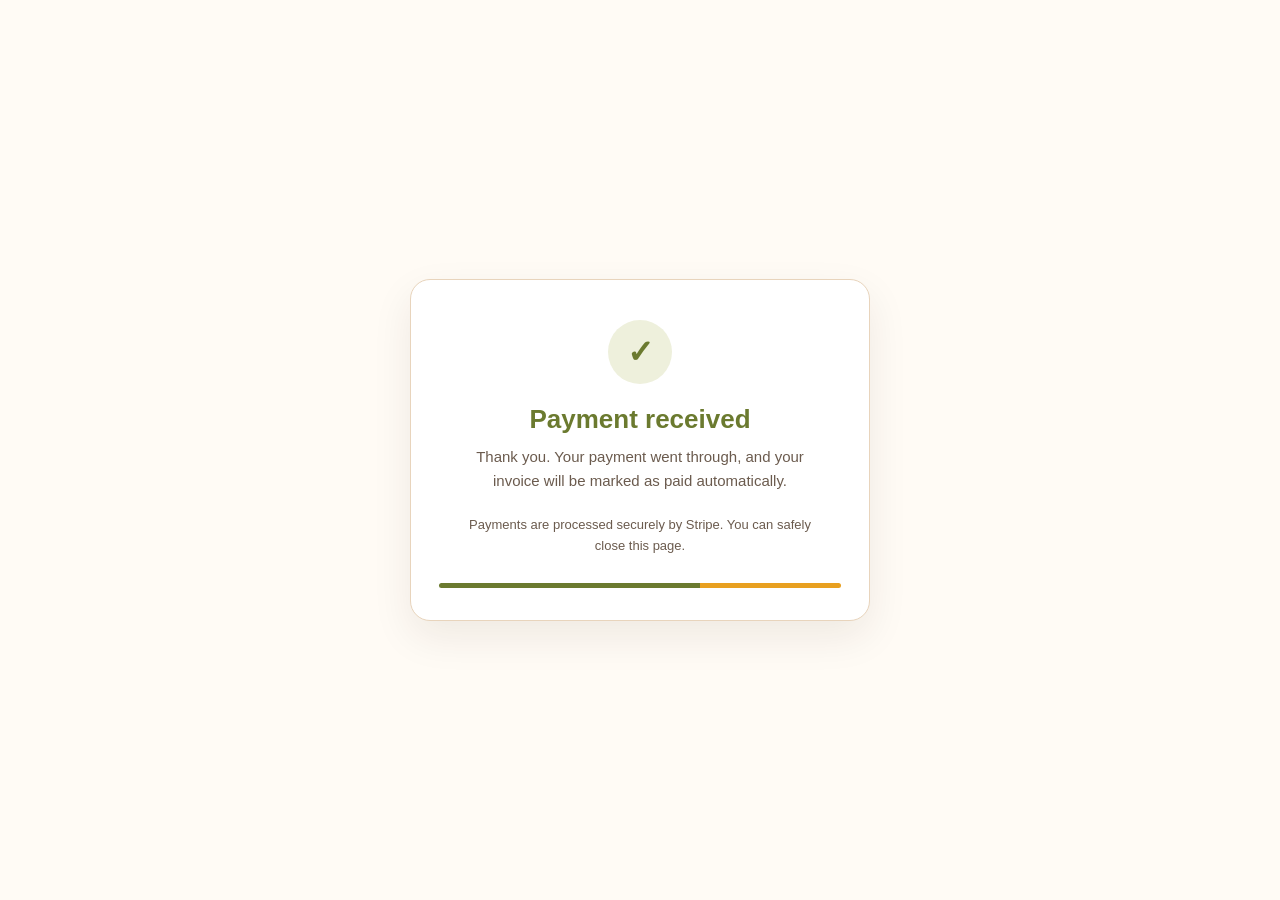
<file: payment-complete.html>
<!DOCTYPE html>
<html lang="en">
<head>
  <meta charset="UTF-8">
  <meta name="viewport" content="width=device-width, initial-scale=1.0">
  <meta name="robots" content="noindex">
  <title>Payment Received</title>
  <link rel="icon" href="favicon.svg" type="image/svg+xml">
  <style>
    :root { --green: #6B7A2F; --gold: #E8A020; --ink: #2D1B0E; --muted: #6B5B4E; --line: #E8D4BC; --bg: #FFFBF5; }
    * { box-sizing: border-box; }
    body {
      margin: 0; min-height: 100vh; display: flex; align-items: center; justify-content: center;
      background: var(--bg); color: var(--ink);
      font-family: -apple-system, BlinkMacSystemFont, "Segoe UI", Arial, sans-serif; padding: 24px 16px;
    }
    .card {
      width: 100%; max-width: 460px; background: #fff; border: 1px solid var(--line);
      border-radius: 20px; padding: 40px 28px 32px; text-align: center;
      box-shadow: 0 16px 40px rgba(45, 27, 14, 0.08);
    }
    .icon {
      width: 64px; height: 64px; margin: 0 auto 20px; border-radius: 50%;
      display: flex; align-items: center; justify-content: center; font-size: 32px; font-weight: 800;
    }
    .icon.ok { background: #EEF0DC; color: var(--green); }
    .icon.stop { background: #FFF4E0; color: #B87A10; }
    h1 { font-size: 26px; line-height: 1.2; margin: 0 0 10px; color: var(--green); }
    h1.stop { color: var(--ink); }
    .amount { font-size: 34px; font-weight: 800; color: var(--green); margin: 6px 0 14px; }
    p { font-size: 15px; line-height: 1.6; color: var(--muted); margin: 0 auto 14px; max-width: 360px; }
    .note { font-size: 13px; color: #6B5B4E; margin-top: 22px; }
    .bar { height: 5px; border-radius: 999px; background: linear-gradient(90deg, var(--green) 0 65%, var(--gold) 65%); margin-top: 26px; }
  </style>
</head>
<body>
  <main class="card" id="card">
    <div class="icon ok" id="icon">&#10003;</div>
    <h1 id="title">Payment received</h1>
    <div class="amount" id="amount" style="display:none;"></div>
    <p id="msg">Thank you. Your payment went through, and your invoice will be marked as paid automatically.</p>
    <p class="note">Payments are processed securely by Stripe. You can safely close this page.</p>
    <div class="bar"></div>
  </main>

  <script>
    (function () {
      var params = new URLSearchParams(window.location.search);
      var status = params.get('status');
      var amt = parseFloat(params.get('amount'));

      if (status === 'canceled') {
        document.title = 'Payment Not Completed';
        var icon = document.getElementById('icon');
        icon.className = 'icon stop';
        icon.textContent = '!';
        var title = document.getElementById('title');
        title.textContent = 'Payment not completed';
        title.className = 'stop';
        document.getElementById('msg').textContent =
          'No payment was taken and you have not been charged. When you are ready, open your invoice link again to pay.';
        return;
      }

      if (status === 'upgraded') {
        document.title = 'Welcome to BizHQ Pro';
        document.getElementById('title').textContent = 'You’re on BizHQ Pro';
        document.getElementById('msg').textContent =
          'Thank you. Your upgrade went through. Close BizHQ completely and open it again to see Pro unlocked.';
        return;
      }

      if (!isNaN(amt) && amt > 0) {
        var el = document.getElementById('amount');
        el.textContent = '$' + amt.toLocaleString('en-US', { minimumFractionDigits: 2, maximumFractionDigits: 2 });
        el.style.display = 'block';
      }
    })();
  </script>
</body>
</html>
</file>
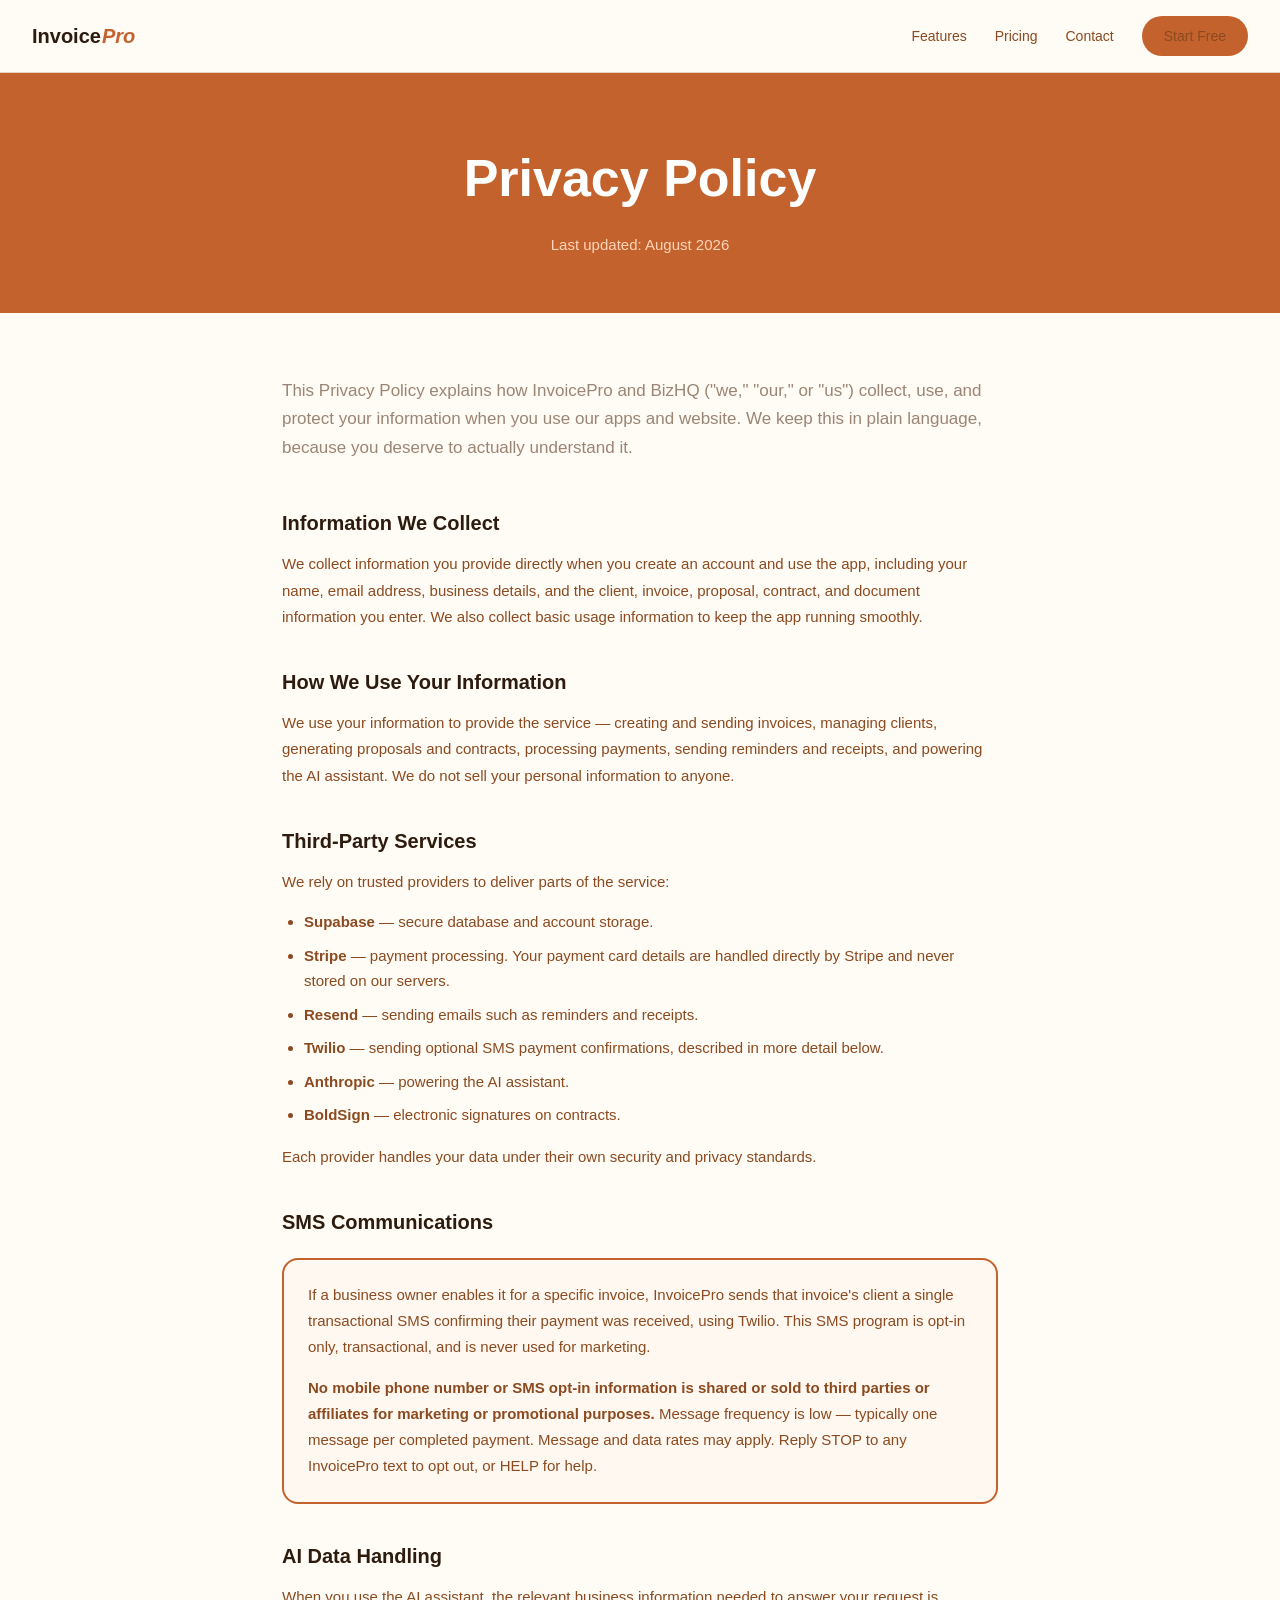
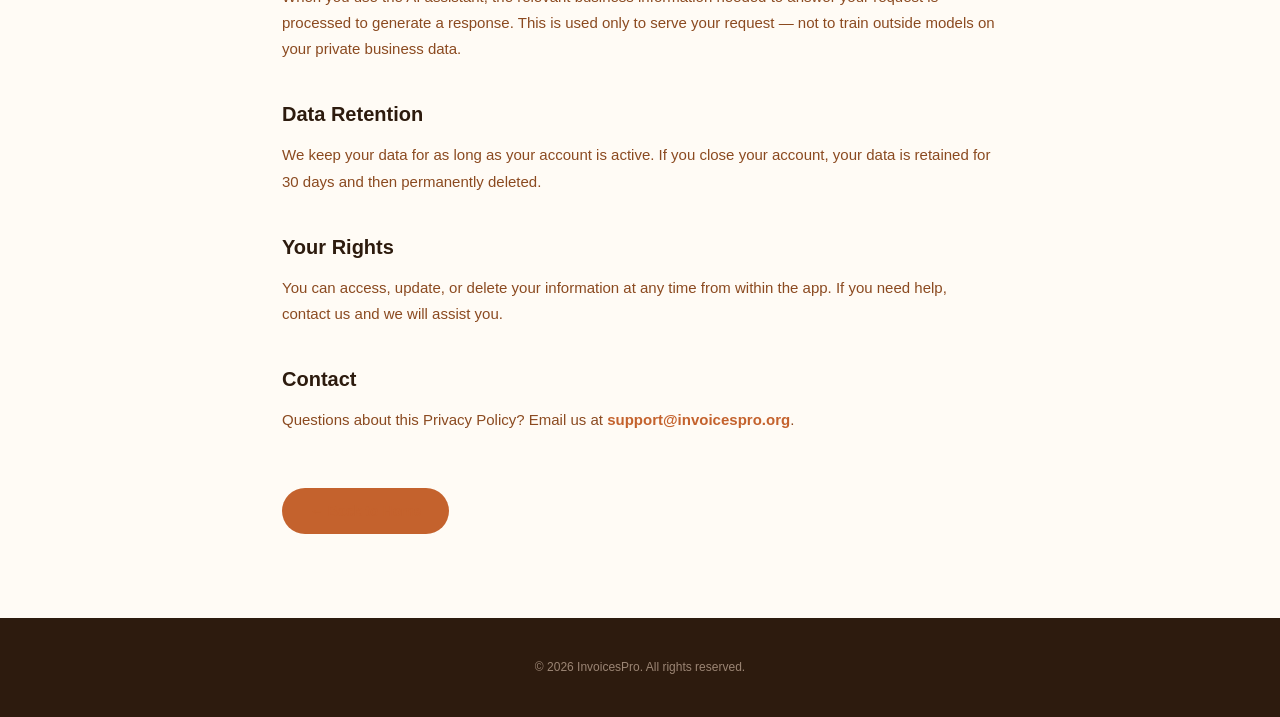
<file: privacy.html>
<!DOCTYPE html>
<html lang="en"><head>
  <meta charset="UTF-8">
  <meta name="viewport" content="width=device-width, initial-scale=1.0">
  <title>Privacy Policy — InvoicePro &amp; BizHQ</title>
  <style>
    *, *::before, *::after { margin: 0; padding: 0; box-sizing: border-box; }
    :root {
      --clay: #C4622D; --clay-pale: #FFD4B8; --clay-light: #E8A87C;
      --cream: #FFFBF5; --card: #FFF8F0; --card-alt: #FFF0E0;
      --border: #E8D4BC; --border-light: #F0DCC8;
      --text-dark: #2D1B0E; --text-mid: #8B4A20; --text-mute: #9B8574;
      --white: #FFFFFF;
    }
    html { scroll-behavior: smooth; }
    body { font-family: -apple-system, BlinkMacSystemFont, 'Segoe UI', sans-serif; background: var(--cream); color: var(--text-dark); line-height: 1.6; }
    nav { position: sticky; top: 0; z-index: 100; background: var(--cream); border-bottom: 1px solid var(--border); padding: 16px 32px; display: flex; justify-content: space-between; align-items: center; }
    .logo { display: flex; align-items: baseline; gap: 1px; text-decoration: none; }
    .logo-invoice { font-size: 20px; font-weight: 800; color: var(--text-dark); }
    .logo-pro { font-size: 20px; font-weight: 800; color: var(--clay); font-style: italic; }
    .nav-links { display: flex; gap: 28px; align-items: center; }
    .nav-links a { text-decoration: none; font-size: 14px; color: var(--text-mid); font-weight: 500; transition: color 0.2s; }
    .nav-links a:hover { color: var(--clay); }
    .nav-cta { background: var(--clay); color: var(--white); padding: 9px 22px; border-radius: 22px; text-decoration: none; font-size: 14px; font-weight: 700; }
    .page-hero { background: var(--clay); padding: 64px 32px 56px; text-align: center; }
    .page-hero h1 { font-size: clamp(32px, 5vw, 52px); font-weight: 800; color: var(--white); margin-bottom: 12px; }
    .page-hero p { font-size: 15px; color: var(--clay-pale); }
    .doc { max-width: 780px; margin: 0 auto; padding: 64px 32px 84px; }
    .doc .intro { font-size: 17px; color: var(--text-mute); margin-bottom: 44px; line-height: 1.7; }
    .doc h2 { font-size: 20px; font-weight: 800; color: var(--text-dark); margin: 36px 0 12px; }
    .doc p { font-size: 15px; color: var(--text-mid); margin-bottom: 14px; line-height: 1.75; }
    .doc ul { margin: 0 0 16px 22px; }
    .doc ul li { font-size: 15px; color: var(--text-mid); margin-bottom: 8px; line-height: 1.7; }
    .doc a { color: var(--clay); text-decoration: none; font-weight: 600; }
    .doc a:hover { text-decoration: underline; }
    .sms-box { background: var(--card); border: 2px solid var(--clay); border-radius: 16px; padding: 22px 24px; margin: 20px 0; }
    .sms-box p:last-child { margin-bottom: 0; }
    .back { display: inline-block; margin-top: 40px; background: var(--clay); color: var(--white); padding: 12px 28px; border-radius: 24px; text-decoration: none; font-size: 14px; font-weight: 700; }
    footer { background: var(--text-dark); padding: 40px 32px; text-align: center; }
    footer p { font-size: 12px; color: var(--text-mute); }
    @media (max-width: 700px) {
      nav { padding: 12px 16px; } .nav-links { gap: 16px; }
      .nav-links a:not(.nav-cta) { display: none; }
      .doc { padding: 48px 20px 64px; }
    }
  </style>
</head>
<body>
<nav>
  <a href="index.html" class="logo"><span class="logo-invoice">Invoice</span><span class="logo-pro">Pro</span></a>
  <div class="nav-links">
    <a href="index.html#features">Features</a><a href="index.html#pricing">Pricing</a>
    <a href="index.html#contact">Contact</a>
    <a href="index.html#pricing" class="nav-cta">Start Free</a>
  </div>
</nav>

<div class="page-hero">
  <h1>Privacy Policy</h1>
  <p>Last updated: August 2026</p>
</div>

<div class="doc">
  <p class="intro">This Privacy Policy explains how InvoicePro and BizHQ ("we," "our," or "us") collect, use, and protect your information when you use our apps and website. We keep this in plain language, because you deserve to actually understand it.</p>

  <h2>Information We Collect</h2>
  <p>We collect information you provide directly when you create an account and use the app, including your name, email address, business details, and the client, invoice, proposal, contract, and document information you enter. We also collect basic usage information to keep the app running smoothly.</p>

  <h2>How We Use Your Information</h2>
  <p>We use your information to provide the service — creating and sending invoices, managing clients, generating proposals and contracts, processing payments, sending reminders and receipts, and powering the AI assistant. We do not sell your personal information to anyone.</p>

  <h2>Third-Party Services</h2>
  <p>We rely on trusted providers to deliver parts of the service:</p>
  <ul>
    <li><strong>Supabase</strong> — secure database and account storage.</li>
    <li><strong>Stripe</strong> — payment processing. Your payment card details are handled directly by Stripe and never stored on our servers.</li>
    <li><strong>Resend</strong> — sending emails such as reminders and receipts.</li>
    <li><strong>Twilio</strong> — sending optional SMS payment confirmations, described in more detail below.</li>
    <li><strong>Anthropic</strong> — powering the AI assistant.</li>
    <li><strong>BoldSign</strong> — electronic signatures on contracts.</li>
  </ul>
  <p>Each provider handles your data under their own security and privacy standards.</p>

  <h2>SMS Communications</h2>
  <div class="sms-box">
    <p>If a business owner enables it for a specific invoice, InvoicePro sends that invoice's client a single transactional SMS confirming their payment was received, using Twilio. This SMS program is opt-in only, transactional, and is never used for marketing.</p>
    <p><strong>No mobile phone number or SMS opt-in information is shared or sold to third parties or affiliates for marketing or promotional purposes.</strong> Message frequency is low — typically one message per completed payment. Message and data rates may apply. Reply STOP to any InvoicePro text to opt out, or HELP for help.</p>
  </div>

  <h2>AI Data Handling</h2>
  <p>When you use the AI assistant, the relevant business information needed to answer your request is processed to generate a response. This is used only to serve your request — not to train outside models on your private business data.</p>

  <h2>Data Retention</h2>
  <p>We keep your data for as long as your account is active. If you close your account, your data is retained for 30 days and then permanently deleted.</p>

  <h2>Your Rights</h2>
  <p>You can access, update, or delete your information at any time from within the app. If you need help, contact us and we will assist you.</p>

  <h2>Contact</h2>
  <p>Questions about this Privacy Policy? Email us at <a href="mailto:support@invoicespro.org">support@invoicespro.org</a>.</p>

  <a href="index.html" class="back">← Back to Home</a>
</div>

<footer><p>© 2026 InvoicesPro. All rights reserved.</p></footer>


</body></html>
</file>
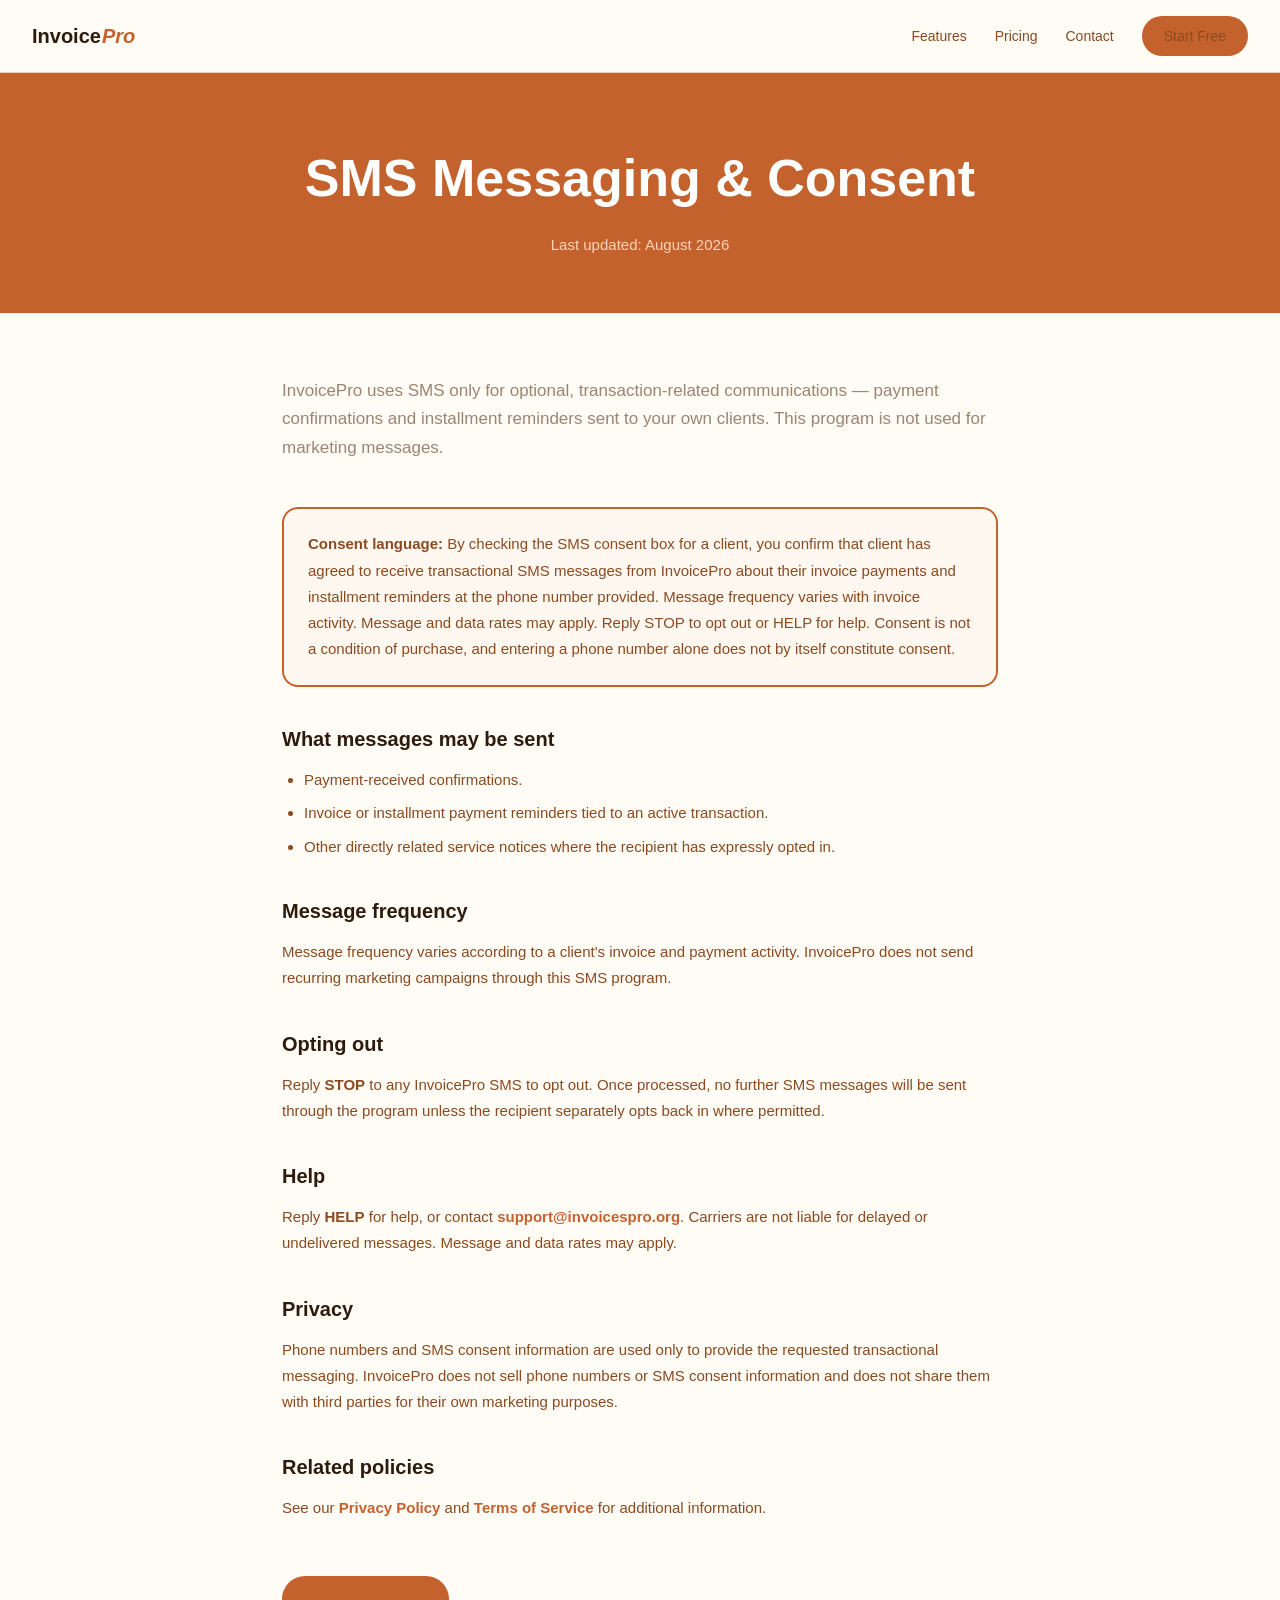
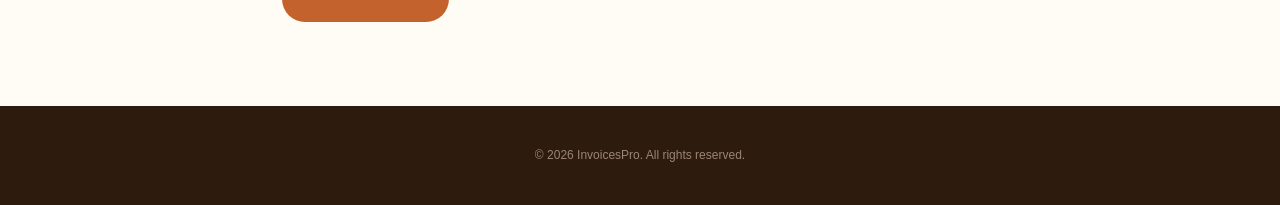
<file: sms-consent.html>
<!DOCTYPE html>
<html lang="en"><head>
  <meta charset="UTF-8">
  <meta name="viewport" content="width=device-width, initial-scale=1.0">
  <title>SMS Messaging & Consent — InvoicePro &amp; BizHQ</title>
  <style>
    *, *::before, *::after { margin: 0; padding: 0; box-sizing: border-box; }
    :root {
      --clay: #C4622D; --clay-pale: #FFD4B8; --clay-light: #E8A87C;
      --cream: #FFFBF5; --card: #FFF8F0; --card-alt: #FFF0E0;
      --border: #E8D4BC; --border-light: #F0DCC8;
      --text-dark: #2D1B0E; --text-mid: #8B4A20; --text-mute: #9B8574;
      --white: #FFFFFF;
    }
    html { scroll-behavior: smooth; }
    body { font-family: -apple-system, BlinkMacSystemFont, 'Segoe UI', sans-serif; background: var(--cream); color: var(--text-dark); line-height: 1.6; }
    nav { position: sticky; top: 0; z-index: 100; background: var(--cream); border-bottom: 1px solid var(--border); padding: 16px 32px; display: flex; justify-content: space-between; align-items: center; }
    .logo { display: flex; align-items: baseline; gap: 1px; text-decoration: none; }
    .logo-invoice { font-size: 20px; font-weight: 800; color: var(--text-dark); }
    .logo-pro { font-size: 20px; font-weight: 800; color: var(--clay); font-style: italic; }
    .nav-links { display: flex; gap: 28px; align-items: center; }
    .nav-links a { text-decoration: none; font-size: 14px; color: var(--text-mid); font-weight: 500; transition: color 0.2s; }
    .nav-links a:hover { color: var(--clay); }
    .nav-cta { background: var(--clay); color: var(--white); padding: 9px 22px; border-radius: 22px; text-decoration: none; font-size: 14px; font-weight: 700; }
    .page-hero { background: var(--clay); padding: 64px 32px 56px; text-align: center; }
    .page-hero h1 { font-size: clamp(32px, 5vw, 52px); font-weight: 800; color: var(--white); margin-bottom: 12px; }
    .page-hero p { font-size: 15px; color: var(--clay-pale); }
    .doc { max-width: 780px; margin: 0 auto; padding: 64px 32px 84px; }
    .doc .intro { font-size: 17px; color: var(--text-mute); margin-bottom: 44px; line-height: 1.7; }
    .doc h2 { font-size: 20px; font-weight: 800; color: var(--text-dark); margin: 36px 0 12px; }
    .doc p { font-size: 15px; color: var(--text-mid); margin-bottom: 14px; line-height: 1.75; }
    .doc ul { margin: 0 0 16px 22px; }
    .doc ul li { font-size: 15px; color: var(--text-mid); margin-bottom: 8px; line-height: 1.7; }
    .doc a { color: var(--clay); text-decoration: none; font-weight: 600; }
    .doc a:hover { text-decoration: underline; }
    .consent-box { background: var(--card); border: 2px solid var(--clay); border-radius: 16px; padding: 22px 24px; margin: 24px 0; }
    .consent-box p { margin-bottom: 0; }
    .back { display: inline-block; margin-top: 40px; background: var(--clay); color: var(--white); padding: 12px 28px; border-radius: 24px; text-decoration: none; font-size: 14px; font-weight: 700; }
    footer { background: var(--text-dark); padding: 40px 32px; text-align: center; }
    footer p { font-size: 12px; color: var(--text-mute); }
    @media (max-width: 700px) {
      nav { padding: 12px 16px; } .nav-links { gap: 16px; }
      .nav-links a:not(.nav-cta) { display: none; }
      .doc { padding: 48px 20px 64px; }
    }
  </style>
</head>
<body>
<nav>
  <a href="index.html" class="logo"><span class="logo-invoice">Invoice</span><span class="logo-pro">Pro</span></a>
  <div class="nav-links">
    <a href="index.html#features">Features</a><a href="index.html#pricing">Pricing</a>
    <a href="index.html#contact">Contact</a>
    <a href="index.html#pricing" class="nav-cta">Start Free</a>
  </div>
</nav>

<div class="page-hero">
  <h1>SMS Messaging &amp; Consent</h1>
  <p>Last updated: August 2026</p>
</div>

<div class="doc">
  <p class="intro">InvoicePro uses SMS only for optional, transaction-related communications — payment confirmations and installment reminders sent to your own clients. This program is not used for marketing messages.</p>

  <div class="consent-box">
    <p><strong>Consent language:</strong> By checking the SMS consent box for a client, you confirm that client has agreed to receive transactional SMS messages from InvoicePro about their invoice payments and installment reminders at the phone number provided. Message frequency varies with invoice activity. Message and data rates may apply. Reply STOP to opt out or HELP for help. Consent is not a condition of purchase, and entering a phone number alone does not by itself constitute consent.</p>
  </div>

  <h2>What messages may be sent</h2>
  <ul>
    <li>Payment-received confirmations.</li>
    <li>Invoice or installment payment reminders tied to an active transaction.</li>
    <li>Other directly related service notices where the recipient has expressly opted in.</li>
  </ul>

  <h2>Message frequency</h2>
  <p>Message frequency varies according to a client's invoice and payment activity. InvoicePro does not send recurring marketing campaigns through this SMS program.</p>

  <h2>Opting out</h2>
  <p>Reply <strong>STOP</strong> to any InvoicePro SMS to opt out. Once processed, no further SMS messages will be sent through the program unless the recipient separately opts back in where permitted.</p>

  <h2>Help</h2>
  <p>Reply <strong>HELP</strong> for help, or contact <a href="mailto:support@invoicespro.org">support@invoicespro.org</a>. Carriers are not liable for delayed or undelivered messages. Message and data rates may apply.</p>

  <h2>Privacy</h2>
  <p>Phone numbers and SMS consent information are used only to provide the requested transactional messaging. InvoicePro does not sell phone numbers or SMS consent information and does not share them with third parties for their own marketing purposes.</p>

  <h2>Related policies</h2>
  <p>See our <a href="privacy">Privacy Policy</a> and <a href="terms">Terms of Service</a> for additional information.</p>

  <a href="index.html" class="back">← Back to Home</a>
</div>

<footer><p>© 2026 InvoicesPro. All rights reserved.</p></footer>


</body></html>
</file>
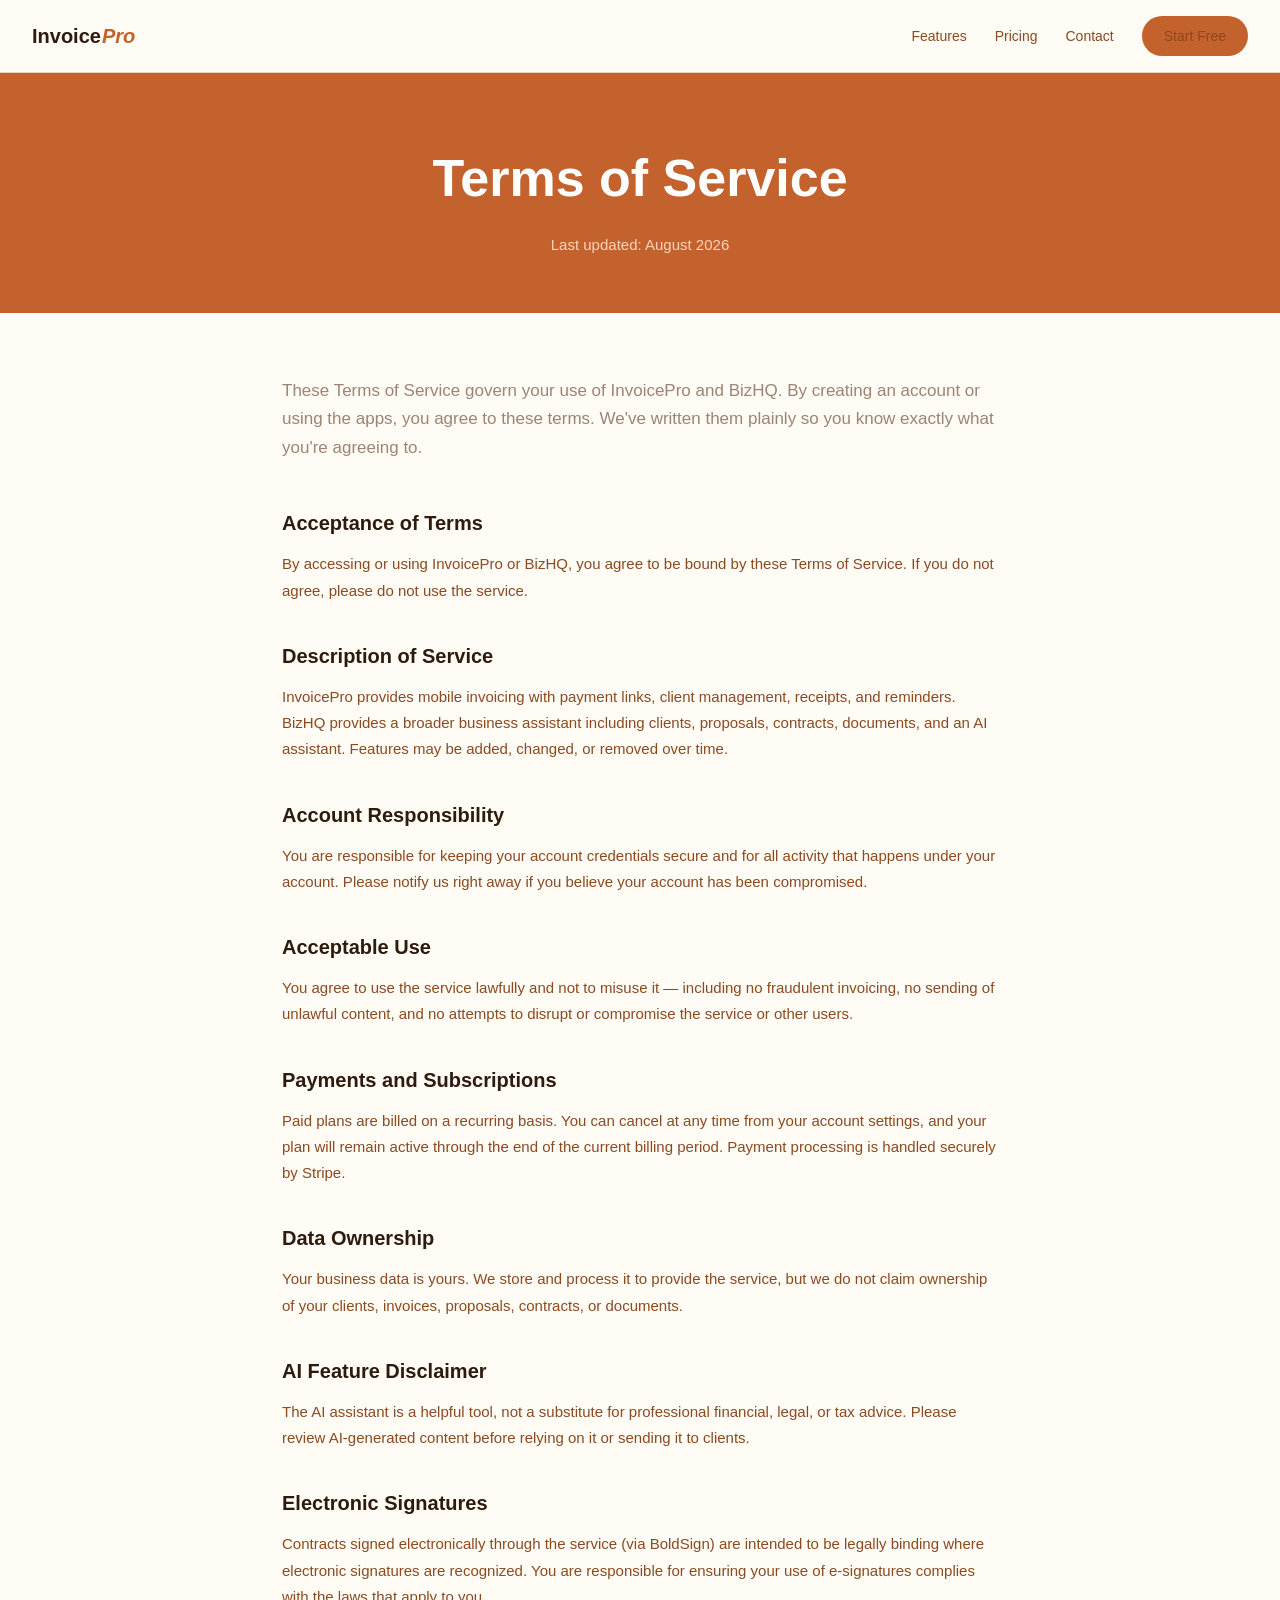
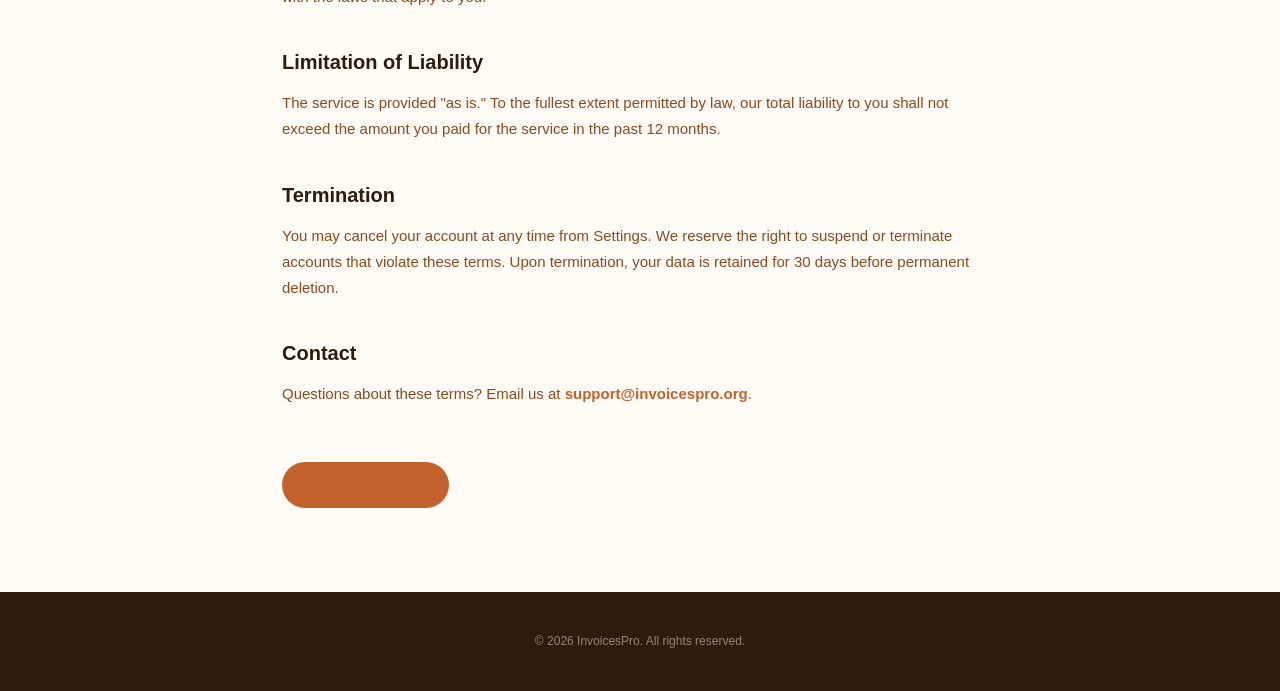
<file: terms (4).html>
<!DOCTYPE html>
<html lang="en">
<head>
  <meta charset="UTF-8">
  <meta name="viewport" content="width=device-width, initial-scale=1.0">
  <title>Terms of Service — InvoicePro & BizHQ</title>
  <style>
    *, *::before, *::after { margin: 0; padding: 0; box-sizing: border-box; }
    :root {
      --clay: #C4622D; --clay-pale: #FFD4B8; --clay-light: #E8A87C;
      --cream: #FFFBF5; --card: #FFF8F0; --card-alt: #FFF0E0;
      --border: #E8D4BC; --border-light: #F0DCC8;
      --text-dark: #2D1B0E; --text-mid: #8B4A20; --text-mute: #9B8574;
      --white: #FFFFFF;
    }
    html { scroll-behavior: smooth; }
    body { font-family: -apple-system, BlinkMacSystemFont, 'Segoe UI', sans-serif; background: var(--cream); color: var(--text-dark); line-height: 1.6; }
    nav { position: sticky; top: 0; z-index: 100; background: var(--cream); border-bottom: 1px solid var(--border); padding: 16px 32px; display: flex; justify-content: space-between; align-items: center; }
    .logo { display: flex; align-items: baseline; gap: 1px; text-decoration: none; }
    .logo-invoice { font-size: 20px; font-weight: 800; color: var(--text-dark); }
    .logo-pro { font-size: 20px; font-weight: 800; color: var(--clay); font-style: italic; }
    .nav-links { display: flex; gap: 28px; align-items: center; }
    .nav-links a { text-decoration: none; font-size: 14px; color: var(--text-mid); font-weight: 500; transition: color 0.2s; }
    .nav-links a:hover { color: var(--clay); }
    .nav-cta { background: var(--clay); color: var(--white); padding: 9px 22px; border-radius: 22px; text-decoration: none; font-size: 14px; font-weight: 700; }
    .page-hero { background: var(--clay); padding: 64px 32px 56px; text-align: center; }
    .page-hero h1 { font-size: clamp(32px, 5vw, 52px); font-weight: 800; color: var(--white); margin-bottom: 12px; }
    .page-hero p { font-size: 15px; color: var(--clay-pale); }
    .doc { max-width: 780px; margin: 0 auto; padding: 64px 32px 84px; }
    .doc .intro { font-size: 17px; color: var(--text-mute); margin-bottom: 44px; line-height: 1.7; }
    .doc h2 { font-size: 20px; font-weight: 800; color: var(--text-dark); margin: 36px 0 12px; }
    .doc p { font-size: 15px; color: var(--text-mid); margin-bottom: 14px; line-height: 1.75; }
    .doc a { color: var(--clay); text-decoration: none; font-weight: 600; }
    .doc a:hover { text-decoration: underline; }
    .back { display: inline-block; margin-top: 40px; background: var(--clay); color: var(--white); padding: 12px 28px; border-radius: 24px; text-decoration: none; font-size: 14px; font-weight: 700; }
    footer { background: var(--text-dark); padding: 40px 32px; text-align: center; }
    footer p { font-size: 12px; color: var(--text-mute); }
    @media (max-width: 700px) {
      nav { padding: 12px 16px; } .nav-links { gap: 16px; }
      .nav-links a:not(.nav-cta) { display: none; }
      .doc { padding: 48px 20px 64px; }
    }
  </style>
</head>
<body>
<nav>
  <a href="index.html" class="logo"><span class="logo-invoice">Invoice</span><span class="logo-pro">Pro</span></a>
  <div class="nav-links">
    <a href="index.html#features">Features</a><a href="index.html#pricing">Pricing</a>
    <a href="index.html#contact">Contact</a>
    <a href="index.html#pricing" class="nav-cta">Start Free</a>
  </div>
</nav>

<div class="page-hero">
  <h1>Terms of Service</h1>
  <p>Last updated: August 2026</p>
</div>

<div class="doc">
  <p class="intro">These Terms of Service govern your use of InvoicePro and BizHQ. By creating an account or using the apps, you agree to these terms. We've written them plainly so you know exactly what you're agreeing to.</p>

  <h2>Acceptance of Terms</h2>
  <p>By accessing or using InvoicePro or BizHQ, you agree to be bound by these Terms of Service. If you do not agree, please do not use the service.</p>

  <h2>Description of Service</h2>
  <p>InvoicePro provides mobile invoicing with payment links, client management, receipts, and reminders. BizHQ provides a broader business assistant including clients, proposals, contracts, documents, and an AI assistant. Features may be added, changed, or removed over time.</p>

  <h2>Account Responsibility</h2>
  <p>You are responsible for keeping your account credentials secure and for all activity that happens under your account. Please notify us right away if you believe your account has been compromised.</p>

  <h2>Acceptable Use</h2>
  <p>You agree to use the service lawfully and not to misuse it — including no fraudulent invoicing, no sending of unlawful content, and no attempts to disrupt or compromise the service or other users.</p>

  <h2>Payments and Subscriptions</h2>
  <p>Paid plans are billed on a recurring basis. You can cancel at any time from your account settings, and your plan will remain active through the end of the current billing period. Payment processing is handled securely by Stripe.</p>

  <h2>Data Ownership</h2>
  <p>Your business data is yours. We store and process it to provide the service, but we do not claim ownership of your clients, invoices, proposals, contracts, or documents.</p>

  <h2>AI Feature Disclaimer</h2>
  <p>The AI assistant is a helpful tool, not a substitute for professional financial, legal, or tax advice. Please review AI-generated content before relying on it or sending it to clients.</p>

  <h2>Electronic Signatures</h2>
  <p>Contracts signed electronically through the service (via BoldSign) are intended to be legally binding where electronic signatures are recognized. You are responsible for ensuring your use of e-signatures complies with the laws that apply to you.</p>

  <h2>Limitation of Liability</h2>
  <p>The service is provided "as is." To the fullest extent permitted by law, our total liability to you shall not exceed the amount you paid for the service in the past 12 months.</p>

  <h2>Termination</h2>
  <p>You may cancel your account at any time from Settings. We reserve the right to suspend or terminate accounts that violate these terms. Upon termination, your data is retained for 30 days before permanent deletion.</p>

  <h2>Contact</h2>
  <p>Questions about these terms? Email us at <a href="mailto:support@invoicespro.org">support@invoicespro.org</a>.</p>

  <a href="index.html" class="back">← Back to Home</a>
</div>

<footer><p>&copy; 2026 InvoicesPro. All rights reserved.</p></footer>
</body>
</html>
</file>
